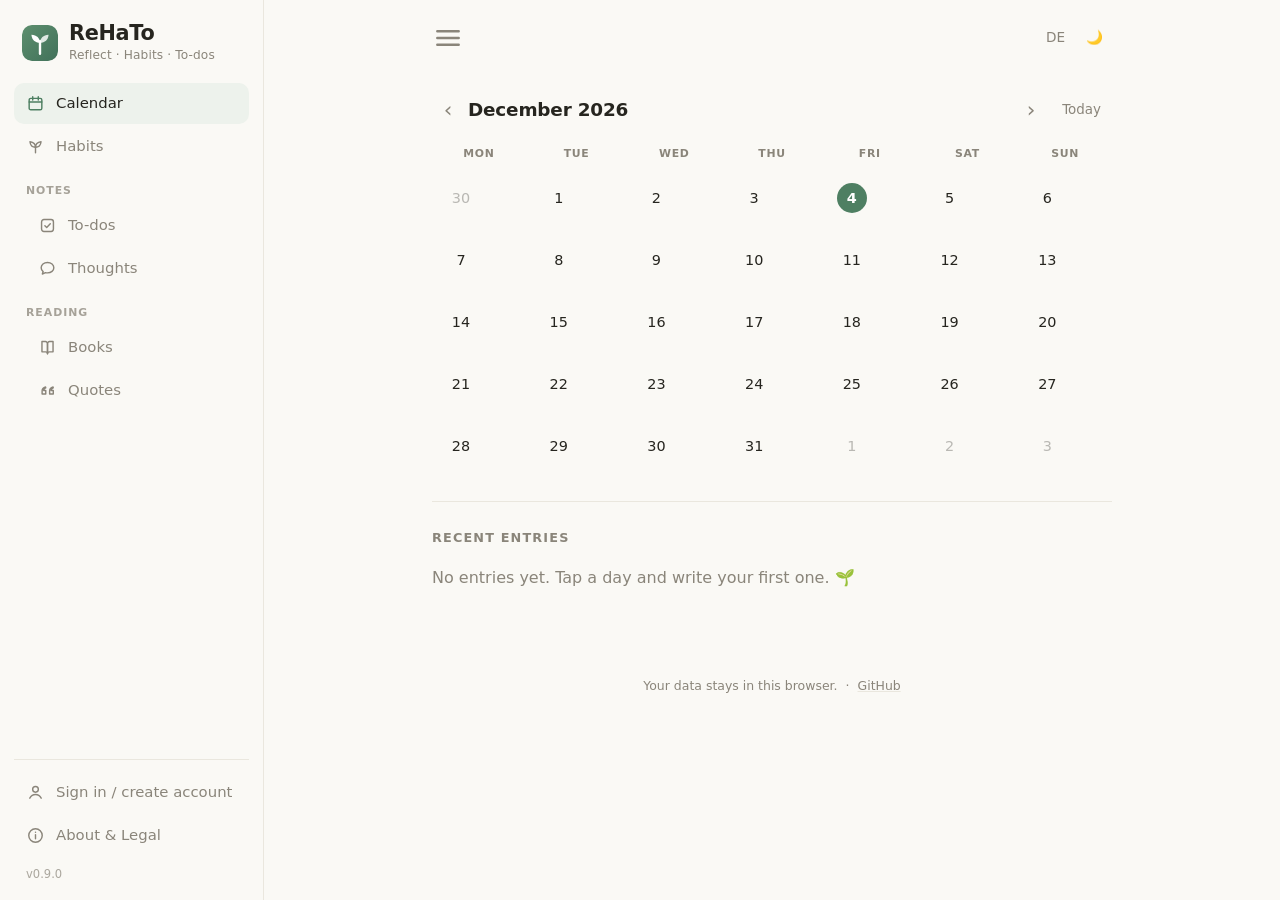
<file: index.html>
<!DOCTYPE html>
<html lang="de">
<head>
  <meta charset="UTF-8">
  <meta name="viewport" content="width=device-width, initial-scale=1">
  <title>ReHaTo – Reflektieren · Gewohnheiten · To-dos</title>
  <meta name="description" content="ReHaTo: Reflektiere deinen Tag, baue Gewohnheiten auf und behalte deine To-dos im Blick.">
  <meta name="theme-color" media="(prefers-color-scheme: light)" content="#faf9f5">
  <meta name="theme-color" media="(prefers-color-scheme: dark)" content="#161815">
  <link rel="icon" type="image/svg+xml" href="icons/icon.svg">
  <link rel="manifest" href="manifest.webmanifest">
  <link rel="stylesheet" href="css/styles.css">
</head>
<body>

  <div id="backdrop" class="backdrop hidden"></div>

  <aside id="sidebar" class="sidebar">
    <div class="sb-brand">
      <svg class="logo" viewBox="0 0 512 512" aria-hidden="true">
        <rect width="512" height="512" rx="118" fill="url(#g)"/>
        <defs>
          <linearGradient id="g" x1="0" y1="0" x2="1" y2="1">
            <stop offset="0" stop-color="#5d8f6e"/><stop offset="1" stop-color="#41715a"/>
          </linearGradient>
        </defs>
        <path d="M256 408 V232" stroke="#fff" stroke-width="34" stroke-linecap="round"/>
        <path d="M256 252 C186 252 140 210 134 138 C210 142 252 186 256 252 Z" fill="#fff"/>
        <path d="M256 252 C326 252 372 210 378 138 C302 142 260 186 256 252 Z" fill="#fff" opacity=".82"/>
      </svg>
      <div class="brand-text">
        <span class="wordmark">ReHaTo</span>
        <span class="tagline" data-i18n="app.tagline"></span>
      </div>
    </div>

    <nav class="sb-nav">
      <a href="#calendar" class="nav-item" data-view="calendar">
        <svg viewBox="0 0 24 24" fill="none" stroke="currentColor" stroke-width="1.8" stroke-linecap="round" stroke-linejoin="round"><rect x="4" y="5.5" width="16" height="14.5" rx="2"/><path d="M4 10h16M8.5 3.5v4M15.5 3.5v4"/></svg>
        <span data-i18n="nav.calendar"></span>
      </a>
      <a href="#habits" class="nav-item" data-view="habits">
        <svg viewBox="0 0 24 24" fill="none" stroke="currentColor" stroke-width="1.8" stroke-linecap="round" stroke-linejoin="round"><path d="M12 20v-7"/><path d="M12 13c0-4-2.5-6.5-7-7 .5 4.5 3 7 7 7Z"/><path d="M12 13c0-4 2.5-6.5 7-7-.5 4.5-3 7-7 7Z"/></svg>
        <span data-i18n="nav.habits"></span>
      </a>

      <div class="sb-section" data-i18n="nav.notesGroup"></div>
      <a href="#todos" class="nav-item sub" data-view="todos">
        <svg viewBox="0 0 24 24" fill="none" stroke="currentColor" stroke-width="1.8" stroke-linecap="round" stroke-linejoin="round"><rect x="4.5" y="4.5" width="15" height="15" rx="3"/><path d="m8.7 12.3 2.3 2.3 4.5-4.8"/></svg>
        <span data-i18n="nav.todos"></span>
        <span id="todo-badge" class="badge hidden"></span>
      </a>
      <a href="#thoughts" class="nav-item sub" data-view="thoughts">
        <svg viewBox="0 0 24 24" fill="none" stroke="currentColor" stroke-width="1.8" stroke-linecap="round" stroke-linejoin="round"><path d="M12 4.5c4.7 0 8 2.9 8 6.5s-3.3 6.5-8 6.5c-.9 0-1.8-.1-2.6-.3L5.5 19l1-3.1C5 14.7 4 13.1 4 11c0-3.6 3.3-6.5 8-6.5Z"/></svg>
        <span data-i18n="nav.thoughts"></span>
      </a>

      <div class="sb-section" data-i18n="nav.readingGroup"></div>
      <a href="#books" class="nav-item sub" data-view="books">
        <svg viewBox="0 0 24 24" fill="none" stroke="currentColor" stroke-width="1.8" stroke-linecap="round" stroke-linejoin="round"><path d="M5 4.5h4.5A2.5 2.5 0 0 1 12 7v13a2.5 2.5 0 0 0-2.5-2.5H5Z"/><path d="M19 4.5h-4.5A2.5 2.5 0 0 0 12 7v13a2.5 2.5 0 0 1 2.5-2.5H19Z"/></svg>
        <span data-i18n="nav.books"></span>
      </a>
      <a href="#quotes" class="nav-item sub" data-view="quotes">
        <svg viewBox="0 0 24 24" fill="none" stroke="currentColor" stroke-width="1.8" stroke-linecap="round" stroke-linejoin="round"><path d="M9.5 7.5c-2.6.6-4.3 2.5-4.3 5.2v3.8h4.6v-4.6H7.2c0-1.6 1-2.8 2.6-3.2Z"/><path d="M19 7.5c-2.6.6-4.3 2.5-4.3 5.2v3.8h4.6v-4.6h-2.6c0-1.6 1-2.8 2.6-3.2Z"/></svg>
        <span data-i18n="nav.quotes"></span>
      </a>
    </nav>

    <div class="sb-bottom">
      <button id="sb-account" class="nav-item acct-btn hidden">
        <span class="acct-btn-ico"></span>
        <span class="acct-btn-avatar hidden"></span>
        <span id="sb-account-label" class="sb-account-label"></span>
        <span class="acct-btn-badge hidden"></span>
      </button>
      <a href="#info" class="nav-item" data-view="info">
        <svg viewBox="0 0 24 24" fill="none" stroke="currentColor" stroke-width="1.8" stroke-linecap="round" stroke-linejoin="round"><circle cx="12" cy="12" r="8.5"/><path d="M12 11v5"/><path d="M12 8h.01"/></svg>
        <span data-i18n="nav.info"></span>
      </a>
      <span class="sb-version" id="version"></span>
    </div>
  </aside>

  <div class="content">
    <header class="app-header">
      <button id="sb-toggle" class="icon-btn sb-toggle-btn" data-i18n-title="sb.toggle" aria-expanded="false">
        <svg viewBox="0 0 24 24" fill="none" stroke="currentColor" stroke-width="1.9" stroke-linecap="round"><path d="M4 7h16M4 12h16M4 17h16"/></svg>
      </button>
      <div class="brand header-brand">
        <span class="wordmark">ReHaTo</span>
      </div>
      <div class="header-actions">
        <button id="lang-toggle" class="chip" data-i18n-title="lang.label">EN</button>
        <button id="theme-toggle" class="chip" data-i18n-title="theme.label">🌙</button>
      </div>
    </header>

    <main id="main">
      <div id="demo-banner" class="demo-banner hidden">
        <span data-i18n="demo.banner"></span> <a href="./" data-i18n="demo.exit"></a>
      </div>
      <section id="view-calendar" class="view"></section>
      <section id="view-habits" class="view hidden"></section>
      <section id="view-todos" class="view hidden"></section>
      <section id="view-thoughts" class="view hidden"></section>
      <section id="view-books" class="view hidden"></section>
      <section id="view-quotes" class="view hidden"></section>
      <section id="view-info" class="view hidden"></section>
    </main>

    <footer class="app-footer">
      <span id="footer-status"></span>
      <span>·</span>
      <a href="https://github.com/Johncrtz/ReHaTo" target="_blank" rel="noopener">GitHub</a>
    </footer>
  </div>

  <!-- Day note editor -->
  <div id="modal" class="modal hidden" role="dialog" aria-modal="true">
    <div class="dialog">
      <div class="dialog-head">
        <h2 class="modal-date"></h2>
        <span class="saved-chip" data-i18n="modal.saved"></span>
      </div>
      <div class="mood-block">
        <span class="mood-label" data-i18n="modal.mood"></span>
        <div class="mood-row"></div>
      </div>
      <textarea id="note-text" rows="8" data-i18n-placeholder="modal.placeholder"></textarea>
      <div class="dialog-foot">
        <button class="btn-ghost danger hidden" data-delete-note data-i18n="modal.delete"></button>
        <button class="btn" data-close data-i18n="modal.close"></button>
      </div>
    </div>
  </div>

  <!-- Account & sync panel -->
  <div id="account-modal" class="modal hidden" role="dialog" aria-modal="true">
    <div class="dialog dialog-narrow">
      <div id="account-body"></div>
    </div>
  </div>

  <div id="toast" class="toast" role="status"></div>

  <script type="module" src="js/main.js"></script>
</body>
</html>
</file>
<file: css/styles.css>
/* ReHaTo — clean, modern, minimal. Warm sage accent, flat & airy surfaces.
   Sections are separated by whitespace and hairline dividers, not boxes. */

/* ── tokens ─────────────────────────────────────────────── */
:root {
  --bg: #faf9f5;
  --surface: #ffffff;
  --ink: #26251f;
  --muted: #8a857a;
  --line: #eae7de;
  --accent: #4e7f62;
  --accent-soft: #edf2ec;
  --accent-ink: #ffffff;
  --danger: #b3543f;
  --shadow: 0 12px 40px -12px rgba(40, 36, 25, .18);
  --radius: 12px;
  --font: ui-sans-serif, system-ui, -apple-system, "Segoe UI", Roboto, "Helvetica Neue", sans-serif;
}
@media (prefers-color-scheme: dark) {
  :root:not([data-theme="light"]) {
    --bg: #161815;
    --surface: #1e211d;
    --ink: #e8e6df;
    --muted: #96917f;
    --line: #2b2e28;
    --accent: #85b494;
    --accent-soft: #222b23;
    --accent-ink: #121511;
    --danger: #d98b76;
    --shadow: 0 12px 40px -12px rgba(0, 0, 0, .6);
  }
}
:root[data-theme="dark"] {
  --bg: #161815;
  --surface: #1e211d;
  --ink: #e8e6df;
  --muted: #96917f;
  --line: #2b2e28;
  --accent: #85b494;
  --accent-soft: #222b23;
  --accent-ink: #121511;
  --danger: #d98b76;
  --shadow: 0 12px 40px -12px rgba(0, 0, 0, .6);
}

/* ── base ───────────────────────────────────────────────── */
* { box-sizing: border-box; }
html { height: 100%; }
body {
  margin: 0;
  min-height: 100%;
  background: var(--bg);
  color: var(--ink);
  font-family: var(--font);
  font-size: 16px;
  line-height: 1.55;
  -webkit-font-smoothing: antialiased;
}
body.modal-open { overflow: hidden; }
button { font: inherit; color: inherit; background: none; border: none; cursor: pointer; padding: 0; }
input, textarea { font: inherit; color: inherit; }
a { color: var(--accent); text-decoration: none; }
a:hover { text-decoration: underline; }
:focus-visible { outline: 2px solid var(--accent); outline-offset: 2px; border-radius: 6px; }
.hidden { display: none !important; }

/* ── header ─────────────────────────────────────────────── */
.app-header {
  display: flex;
  align-items: center;
  gap: 12px;
  max-width: 720px;
  margin: 0 auto;
  padding: 20px 20px 4px;
}
.app-header .header-actions { margin-left: auto; }
.brand { display: flex; align-items: center; gap: 11px; }
.logo { width: 36px; height: 36px; border-radius: 10px; flex: none; }
.brand-text { display: flex; flex-direction: column; }
.wordmark {
  font-size: 1.3rem;
  font-weight: 700;
  letter-spacing: -.015em;
  line-height: 1.15;
}
.tagline { font-size: .76rem; color: var(--muted); letter-spacing: .01em; }
.header-actions { display: flex; gap: 2px; }
.chip {
  min-width: 36px; height: 36px;
  display: inline-flex; align-items: center; justify-content: center;
  padding: 0 9px;
  border-radius: 10px;
  font-size: .85rem;
  color: var(--muted);
  transition: background .15s, color .15s;
}
.chip:hover { background: var(--accent-soft); color: var(--ink); }
/* account button (header) */
.acct-btn { position: relative; }
.acct-btn svg { width: 20px; height: 20px; display: block; }
.acct-btn.acct-on { color: var(--accent); background: var(--accent-soft); }
.acct-btn-avatar {
  width: 22px; height: 22px;
  display: inline-flex; align-items: center; justify-content: center;
  border-radius: 50%;
  background: var(--accent);
  color: var(--accent-ink);
  font-size: .78rem;
  font-weight: 700;
}
.acct-btn-badge {
  position: absolute;
  top: 5px; right: 5px;
  width: 8px; height: 8px;
  border-radius: 50%;
  background: #d9a13f;
  box-shadow: 0 0 0 2px var(--bg);
}

/* ── sidebar ────────────────────────────────────────────── */
.sidebar {
  position: fixed;
  top: 0; left: 0; bottom: 0;
  width: 264px;
  display: flex;
  flex-direction: column;
  background: var(--bg);
  border-right: 1px solid var(--line);
  padding: 22px 14px 16px;
  transform: translateX(-100%);
  z-index: 45;
  overflow-y: auto;
}
body.sb-open .sidebar { transform: none; }
/* transitions only after boot, so the initial state never animates in */
body.sb-anim .sidebar { transition: transform .22s ease; }
.sb-brand { display: flex; align-items: center; gap: 11px; padding: 0 8px 18px; }
.sb-nav { display: flex; flex-direction: column; gap: 2px; flex: 1; }
.nav-item {
  display: flex;
  align-items: center;
  gap: 11px;
  padding: 9px 12px;
  border-radius: 10px;
  color: var(--muted);
  font-size: .93rem;
  font-weight: 500;
  width: 100%;
  text-align: left;
  transition: background .15s, color .15s;
}
.nav-item:hover { background: var(--accent-soft); color: var(--ink); text-decoration: none; }
.nav-item.active { background: var(--accent-soft); color: var(--ink); }
.nav-item.active svg { color: var(--accent); }
.nav-item svg { width: 19px; height: 19px; flex: none; }
.nav-item.sub { padding-left: 24px; }
.sb-section {
  margin: 14px 0 3px;
  padding: 0 12px;
  font-size: .68rem;
  font-weight: 700;
  text-transform: uppercase;
  letter-spacing: .09em;
  color: var(--muted);
  opacity: .75;
}
.badge {
  margin-left: auto;
  min-width: 21px;
  height: 21px;
  padding: 0 6px;
  display: inline-flex;
  align-items: center;
  justify-content: center;
  border-radius: 999px;
  background: var(--accent);
  color: var(--accent-ink);
  font-size: .72rem;
  font-weight: 700;
}
.sb-bottom {
  border-top: 1px solid var(--line);
  padding-top: 12px;
  margin-top: 12px;
  display: flex;
  flex-direction: column;
  gap: 2px;
}
.sb-account-label {
  flex: 1;
  min-width: 0;
  overflow: hidden;
  text-overflow: ellipsis;
  white-space: nowrap;
}
.sb-version { padding: 8px 12px 0; font-size: .72rem; color: var(--muted); opacity: .7; }
.backdrop {
  position: fixed;
  inset: 0;
  background: rgba(22, 24, 21, .4);
  backdrop-filter: blur(2px);
  z-index: 40;
}

/* content column shifts on desktop when the sidebar is pinned */
body.sb-anim .content { transition: margin-left .22s ease; }
@media (min-width: 920px) {
  body.sb-open .content { margin-left: 264px; }
  body.sb-open .backdrop { display: none; }
  body.sb-open .header-brand { visibility: hidden; }
}
.sb-toggle-btn { flex: none; }
.header-brand .wordmark { font-size: 1.1rem; }

/* ── layout: flat sections, hairline dividers ───────────── */
#main {
  max-width: 720px;
  margin: 0 auto;
  padding: 8px 20px 48px;
}
.card { padding: 26px 0; }
.view > .card + .card,
.view > .card:not(:first-child) { border-top: 1px solid var(--line); }
.card-title {
  margin: 0 0 14px;
  font-size: .8rem;
  font-weight: 600;
  text-transform: uppercase;
  letter-spacing: .09em;
  color: var(--muted);
}
.empty { color: var(--muted); margin: 4px 0; }
.hint { color: var(--muted); font-size: .88rem; margin: 12px 0 0; }
.hint.small { font-size: .78rem; }

.demo-banner {
  background: var(--accent-soft);
  color: var(--ink);
  border-radius: 10px;
  padding: 10px 14px;
  font-size: .88rem;
  margin: 14px 0 0;
}

/* ── buttons & forms ────────────────────────────────────── */
.btn {
  background: var(--accent);
  color: var(--accent-ink);
  border-radius: 10px;
  padding: 9px 17px;
  font-weight: 600;
  font-size: .92rem;
  transition: filter .15s, transform .05s;
}
.btn:hover { filter: brightness(1.07); }
.btn:active { transform: scale(.98); }
.btn-ghost {
  border-radius: 10px;
  padding: 8px 13px;
  color: var(--muted);
  font-size: .92rem;
  transition: background .15s, color .15s;
}
.btn-ghost:hover { background: var(--accent-soft); color: var(--ink); }
.btn-ghost.danger { color: var(--danger); }
.btn-ghost.small { font-size: .84rem; padding: 6px 11px; margin-top: 10px; }
.icon-btn {
  width: 32px; height: 32px;
  display: inline-flex; align-items: center; justify-content: center;
  border-radius: 9px;
  font-size: 1.1rem;
  color: var(--muted);
  transition: background .15s, color .15s;
}
.icon-btn:hover { background: var(--accent-soft); color: var(--ink); }
.icon-btn.subtle { font-size: .85rem; opacity: .5; }
.icon-btn.subtle:hover { opacity: 1; color: var(--danger); background: none; }
.form-row { display: flex; gap: 10px; }
.form-row input[type="text"] {
  flex: 1;
  min-width: 0;
  background: transparent;
  border: 1px solid var(--line);
  border-radius: 10px;
  padding: 9px 13px;
}
.form-row input[type="text"]::placeholder { color: var(--muted); }
.form-row input[type="text"]:focus { outline: none; border-color: var(--accent); }

/* ── calendar ───────────────────────────────────────────── */
.cal-toolbar { display: flex; align-items: center; gap: 4px; margin-bottom: 16px; }
.cal-title {
  font-size: 1.15rem;
  font-weight: 700;
  letter-spacing: -.01em;
  margin: 0;
  flex: 1;
}
.cal-toolbar .icon-btn { font-size: 1.35rem; }
.cal-today-btn { padding: 5px 11px; font-size: .84rem; }
.cal-grid { display: grid; grid-template-columns: repeat(7, 1fr); gap: 4px; }
.cal-head { margin-bottom: 2px; }
.dow {
  text-align: center;
  font-size: .68rem;
  font-weight: 600;
  text-transform: uppercase;
  letter-spacing: .06em;
  color: var(--muted);
  padding: 4px 0;
}
.day {
  position: relative;
  aspect-ratio: 1;
  max-height: 58px; /* squares on narrow screens, compact rows on wide */
  border-radius: 10px;
  display: flex;
  align-items: center;
  justify-content: center;
  font-size: .9rem;
  transition: background .12s;
}
.day:hover { background: var(--accent-soft); }
.day.other { opacity: .3; }
.day .num {
  width: 30px; height: 30px;
  display: flex; align-items: center; justify-content: center;
  border-radius: 50%;
}
.day.today .num { background: var(--accent); color: var(--accent-ink); font-weight: 600; }
.day-dot {
  position: absolute;
  left: 50%; bottom: 12%;
  transform: translateX(-50%);
  width: 5px; height: 5px;
  border-radius: 50%;
  background: var(--accent);
}
.day-mood {
  position: absolute;
  right: 8px; bottom: 4px;
  font-size: .72em;
}

/* recent entries */
.recent-list { display: flex; flex-direction: column; }
.recent-item {
  display: flex;
  align-items: baseline;
  gap: 12px;
  width: 100%;
  text-align: left;
  padding: 11px 2px;
  border-radius: 8px;
  transition: background .12s;
}
.recent-item + .recent-item { border-top: 1px solid var(--line); }
.recent-item:hover { background: var(--accent-soft); }
.recent-date { flex: none; font-size: .8rem; font-weight: 600; color: var(--accent); min-width: 52px; }
.recent-mood { flex: none; }
.recent-text {
  color: var(--muted);
  font-size: .9rem;
  white-space: nowrap;
  overflow: hidden;
  text-overflow: ellipsis;
}

/* ── modal (the one floating surface) ───────────────────── */
.modal {
  position: fixed;
  inset: 0;
  background: rgba(22, 24, 21, .4);
  backdrop-filter: blur(4px);
  display: flex;
  align-items: flex-start;
  justify-content: center;
  padding: 8vh 16px 16px;
  z-index: 50;
}
.dialog {
  width: 100%;
  max-width: 540px;
  background: var(--surface);
  border-radius: 16px;
  box-shadow: var(--shadow);
  padding: 24px;
  animation: rise .16s ease-out;
}
@keyframes rise { from { opacity: 0; transform: translateY(8px); } }
.dialog-head { display: flex; align-items: center; justify-content: space-between; gap: 10px; }
.modal-date { font-size: 1.05rem; font-weight: 700; letter-spacing: -.01em; margin: 0; }
.saved-chip {
  font-size: .78rem;
  color: var(--accent);
  font-weight: 600;
  opacity: 0;
  transition: opacity .25s;
}
.saved-chip.show { opacity: 1; }
.mood-block { display: flex; align-items: center; gap: 12px; margin: 16px 0 12px; }
.mood-label { font-size: .82rem; color: var(--muted); }
.mood-row { display: flex; gap: 4px; }
.mood {
  font-size: 1.35rem;
  padding: 4px;
  border-radius: 9px;
  filter: grayscale(1) opacity(.5);
  transition: filter .15s, transform .15s, background .15s;
}
.mood:hover { filter: none; transform: scale(1.1); }
.mood.selected { filter: none; background: var(--accent-soft); transform: scale(1.1); }
#note-text {
  width: 100%;
  min-height: 190px;
  resize: vertical;
  background: transparent;
  border: 1px solid var(--line);
  border-radius: 12px;
  padding: 14px;
  line-height: 1.6;
}
#note-text:focus { outline: none; border-color: var(--accent); }
.dialog-foot {
  display: flex;
  justify-content: space-between;
  align-items: center;
  gap: 10px;
  margin-top: 16px;
}
.dialog-foot .btn { margin-left: auto; }

/* ── habits ─────────────────────────────────────────────── */
.progress-label {
  display: flex;
  justify-content: space-between;
  font-weight: 600;
  font-size: .95rem;
  margin-bottom: 10px;
}
.progress-track {
  height: 4px;
  background: var(--line);
  border-radius: 999px;
  overflow: hidden;
}
.progress-fill {
  height: 100%;
  background: var(--accent);
  border-radius: 999px;
  transition: width .3s ease;
}
.habit-card { padding: 20px 0; }
.habit-head { display: flex; align-items: center; gap: 10px; }
.habit-icon { font-size: 1.2rem; flex: none; }
.habit-name { font-weight: 600; flex: 1; min-width: 0; overflow: hidden; text-overflow: ellipsis; white-space: nowrap; }
.streak-chip {
  flex: none;
  font-size: .78rem;
  font-weight: 500;
  color: var(--muted);
}
.dots-row {
  display: flex;
  justify-content: space-between;
  margin-top: 14px;
  max-width: 400px;
}
.dot-wrap { display: flex; flex-direction: column; align-items: center; gap: 4px; }
.dot {
  width: 32px; height: 32px;
  border-radius: 50%;
  border: 1.5px solid var(--line);
  display: inline-flex; align-items: center; justify-content: center;
  font-size: .9rem;
  font-weight: 700;
  color: var(--accent-ink);
  transition: background .15s, border-color .15s, transform .05s;
}
.dot:hover { border-color: var(--accent); }
.dot:active { transform: scale(.92); }
.dot.done { background: var(--accent); border-color: var(--accent); }
.dot.is-today { border-color: var(--accent); }
.dot-wrap .dow { padding: 0; font-size: .64rem; }

.habit-form .form-row { margin-top: 12px; }
.icon-picker { display: flex; flex-wrap: wrap; gap: 5px; }
.icon-choice input { position: absolute; opacity: 0; pointer-events: none; }
.icon-choice span {
  display: inline-flex; align-items: center; justify-content: center;
  width: 36px; height: 36px;
  font-size: 1.1rem;
  border-radius: 9px;
  cursor: pointer;
  filter: grayscale(1) opacity(.6);
  transition: background .15s, transform .1s, filter .15s;
}
.icon-choice span:hover { transform: scale(1.08); filter: none; }
.icon-choice input:checked + span { background: var(--accent-soft); filter: none; }
.icon-choice input:focus-visible + span { outline: 2px solid var(--accent); outline-offset: 2px; }

.rem-row { align-items: center; flex-wrap: wrap; gap: 14px; }
.rem-on { color: var(--accent); font-weight: 600; font-size: .92rem; }
.rem-time-label {
  display: inline-flex; align-items: center; gap: 8px;
  font-size: .88rem; color: var(--muted);
}
#rem-time {
  background: transparent;
  border: 1px solid var(--line);
  border-radius: 9px;
  padding: 6px 9px;
}

/* ── notes & to-dos ─────────────────────────────────────── */
.seg { display: inline-flex; gap: 18px; margin-bottom: 12px; }
.seg-btn {
  padding: 2px 0;
  font-size: .9rem;
  color: var(--muted);
  border-bottom: 2px solid transparent;
  transition: color .15s, border-color .15s;
}
.seg-btn.active { color: var(--ink); border-color: var(--accent); font-weight: 600; }
.item-row {
  display: flex;
  align-items: center;
  gap: 12px;
  padding: 10px 2px;
}
.item-row + .item-row { border-top: 1px solid var(--line); }
.checkbox {
  width: 21px; height: 21px;
  flex: none;
  border: 1.5px solid var(--muted);
  border-radius: 50%;
  transition: background .15s, border-color .15s;
}
.checkbox:hover { border-color: var(--accent); }
.item-row.done .checkbox {
  background: var(--accent);
  border-color: var(--accent);
  position: relative;
}
.item-row.done .checkbox::after {
  content: '✓';
  position: absolute; inset: 0;
  display: flex; align-items: center; justify-content: center;
  color: var(--accent-ink);
  font-size: .8rem; font-weight: 700;
}
.item-text { flex: 1; min-width: 0; overflow-wrap: anywhere; }
.item-row.done .item-text { color: var(--muted); text-decoration: line-through; }
.done-details { margin-top: 12px; }
.done-details summary {
  cursor: pointer;
  color: var(--muted);
  font-size: .86rem;
  padding: 4px 0;
}
.thought-card {
  border-left: 2px solid var(--accent);
  padding: 2px 0 2px 14px;
  margin: 0 0 16px;
}
.thought-card:last-child { margin-bottom: 0; }
.thought-text { margin: 0; overflow-wrap: anywhere; }
.thought-meta {
  display: flex;
  justify-content: space-between;
  align-items: center;
  color: var(--muted);
  font-size: .76rem;
  margin-top: 2px;
}

/* ── books & quotes ─────────────────────────────────────── */
.num-input {
  width: 86px;
  background: transparent;
  border: 1px solid var(--line);
  border-radius: 10px;
  padding: 9px 10px;
}
.num-input:focus { outline: none; border-color: var(--accent); }
.num-small { width: 74px; }
.book-form .form-row + .form-row { margin-top: 10px; }
.book-list { display: flex; flex-direction: column; }
.book-row {
  display: flex;
  flex-direction: column;
  gap: 7px;
  width: 100%;
  text-align: left;
  padding: 14px 2px;
  border-radius: 8px;
  transition: background .12s;
}
.book-row + .book-row { border-top: 1px solid var(--line); }
.book-row:hover { background: var(--accent-soft); }
.book-line { display: flex; align-items: baseline; gap: 8px; min-width: 0; }
.book-title { font-weight: 600; overflow: hidden; text-overflow: ellipsis; white-space: nowrap; }
.book-author { color: var(--muted); font-size: .86rem; overflow: hidden; text-overflow: ellipsis; white-space: nowrap; }
.book-pct { margin-left: auto; flex: none; color: var(--accent); font-size: .82rem; font-weight: 600; }
.book-progress {
  height: 3px;
  background: var(--line);
  border-radius: 999px;
  overflow: hidden;
}
.book-progress-fill { height: 100%; background: var(--accent); border-radius: 999px; transition: width .3s ease; }
.book-meta { color: var(--muted); font-size: .78rem; }
.back-btn { margin: -6px 0 12px -8px; }
.detail-head { display: flex; align-items: flex-start; gap: 10px; margin-bottom: 16px; }
.detail-title { flex: 1; min-width: 0; }
.detail-title h2 { margin: 0; font-size: 1.2rem; letter-spacing: -.01em; }
.progress-edit {
  display: flex;
  align-items: flex-end;
  gap: 14px;
  flex-wrap: wrap;
  margin-bottom: 12px;
}
.progress-edit label {
  display: flex;
  flex-direction: column;
  gap: 4px;
  color: var(--muted);
  font-size: .78rem;
}
.book-pct-big { color: var(--accent); font-weight: 700; font-size: 1.05rem; margin-left: auto; }
.quote-card {
  border-left: 2px solid var(--accent);
  padding: 2px 0 2px 14px;
  margin: 0 0 16px;
}
.quote-card:last-child { margin-bottom: 0; }
.quote-card blockquote { margin: 0; font-style: italic; }
.quote-card figcaption {
  display: flex;
  justify-content: space-between;
  align-items: center;
  color: var(--muted);
  font-size: .76rem;
  margin-top: 2px;
}
.entry-meta { flex: none; color: var(--muted); font-size: .76rem; }
.quote-wall { display: flex; flex-direction: column; gap: 26px; }
.quote-big { margin: 0; }
.quote-big blockquote {
  margin: 0;
  font-style: italic;
  font-size: 1.08rem;
  line-height: 1.65;
}
.quote-big figcaption { color: var(--muted); font-size: .84rem; margin-top: 6px; }
.quote-big .quote-author { font-weight: 500; }

/* ── account panel ──────────────────────────────────────── */
.dialog-narrow { max-width: 400px; }
.acct-head {
  display: flex;
  align-items: center;
  justify-content: space-between;
  margin-bottom: 18px;
}
.acct-head h2 { margin: 0; font-size: 1.1rem; letter-spacing: -.01em; }
.acct-status {
  display: flex;
  align-items: center;
  gap: 10px;
  color: var(--muted);
  font-size: .92rem;
  margin-bottom: 16px;
}
.acct-status.on { color: var(--ink); font-weight: 500; }
.acct-status-ico { flex: none; display: inline-flex; color: var(--accent); }
.acct-status-ico svg { width: 21px; height: 21px; }
.acct-status-ico.muted-ico { color: var(--muted); }
.acct-card {
  display: flex;
  gap: 11px;
  background: var(--accent-soft);
  border-radius: 12px;
  padding: 13px 14px;
  margin-bottom: 18px;
}
.acct-card p { margin: 0; font-size: .86rem; line-height: 1.5; }
.acct-card-ico { flex: none; color: var(--accent); }
.acct-card-ico svg { width: 20px; height: 20px; }
.acct-mini-label {
  margin: 0 0 8px;
  font-size: .78rem;
  font-weight: 600;
  text-transform: uppercase;
  letter-spacing: .08em;
  color: var(--muted);
}
.btn-block { display: flex; width: 100%; justify-content: center; align-items: baseline; gap: 8px; }
.btn-sub { font-weight: 400; font-size: .8rem; opacity: .8; }
.acct-form { display: flex; flex-direction: column; gap: 10px; }
.acct-input-row {
  display: flex;
  align-items: center;
  gap: 9px;
  border: 1px solid var(--line);
  border-radius: 10px;
  padding: 0 12px;
}
.acct-input-row:focus-within { border-color: var(--accent); }
.acct-input-ico { display: inline-flex; color: var(--muted); }
.acct-input-ico svg { width: 17px; height: 17px; }
.acct-input-row input {
  flex: 1;
  min-width: 0;
  background: transparent;
  border: none;
  padding: 10px 0;
}
.acct-input-row input:focus { outline: none; }
.acct-divider {
  display: flex;
  align-items: center;
  gap: 12px;
  color: var(--muted);
  font-size: .78rem;
  margin: 18px 0 14px;
}
.acct-divider::before, .acct-divider::after {
  content: '';
  flex: 1;
  height: 1px;
  background: var(--line);
}
.acct-error { color: var(--danger); font-size: .85rem; margin: 10px 0 0; }
.acct-sent { color: var(--accent); font-size: .9rem; font-weight: 500; margin: 12px 0 0; }
.acct-actions { display: flex; flex-wrap: wrap; gap: 6px; margin-top: 14px; }
.acct-actions .btn-ghost, .acct-foot .btn-ghost {
  display: inline-flex; align-items: center; gap: 7px;
}
.acct-actions svg, .acct-foot svg { width: 16px; height: 16px; }
.acct-foot {
  display: flex;
  justify-content: space-between;
  gap: 8px;
  margin-top: 20px;
  padding-top: 14px;
  border-top: 1px solid var(--line);
}
.acct-id { display: flex; align-items: center; gap: 13px; margin-bottom: 14px; }
.acct-avatar {
  width: 44px; height: 44px;
  flex: none;
  display: inline-flex; align-items: center; justify-content: center;
  border-radius: 50%;
  background: var(--accent);
  color: var(--accent-ink);
  font-size: 1.15rem;
  font-weight: 700;
}
.acct-id-text { display: flex; flex-direction: column; gap: 3px; min-width: 0; }
.acct-name { font-weight: 700; overflow: hidden; text-overflow: ellipsis; white-space: nowrap; }
.acct-email { font-weight: 500; color: var(--muted); font-size: .9rem; overflow: hidden; text-overflow: ellipsis; white-space: nowrap; }
.acct-seg { margin-bottom: 16px; }
.acct-privacy { color: var(--accent); }
.acct-linkish { margin-top: 8px; font-size: .86rem; }
.acct-badge-line {
  display: inline-flex; align-items: center; gap: 5px;
  color: var(--accent);
  font-size: .8rem;
  font-weight: 600;
}
.acct-badge-line svg { width: 15px; height: 15px; }

/* ── book autocomplete ──────────────────────────────────── */
.autocomplete-wrap { position: relative; }
.suggestions {
  position: absolute;
  top: calc(100% + 4px);
  left: 0; right: 0;
  background: var(--surface);
  border: 1px solid var(--line);
  border-radius: 12px;
  box-shadow: var(--shadow);
  overflow: hidden;
  z-index: 30;
}
.suggestion {
  display: flex;
  align-items: center;
  gap: 11px;
  width: 100%;
  text-align: left;
  padding: 8px 12px;
  transition: background .12s;
}
.suggestion:hover, .suggestion.highlight { background: var(--accent-soft); }
.suggestion + .suggestion { border-top: 1px solid var(--line); }
.sugg-cover {
  width: 30px; height: 44px;
  flex: none;
  object-fit: cover;
  border-radius: 3px;
  background: var(--accent-soft);
}
.sugg-cover-empty { display: inline-flex; align-items: center; justify-content: center; font-size: 1rem; }
.sugg-text { display: flex; flex-direction: column; min-width: 0; }
.sugg-title { font-weight: 600; font-size: .92rem; overflow: hidden; text-overflow: ellipsis; white-space: nowrap; }
.sugg-meta { color: var(--muted); font-size: .8rem; overflow: hidden; text-overflow: ellipsis; white-space: nowrap; }
.picked-cover { display: inline-flex; align-items: center; gap: 2px; }
.picked-cover img { height: 38px; border-radius: 3px; box-shadow: 0 1px 3px rgba(0,0,0,.2); }

/* ── bookcase ───────────────────────────────────────────── */
.books-head { display: flex; align-items: center; gap: 12px; margin-bottom: 12px; }
.books-head .card-title { margin: 0; flex: 1; }
.view-toggle { display: flex; gap: 2px; }
.view-toggle .icon-btn svg { width: 17px; height: 17px; }
.view-toggle .icon-btn.active { background: var(--accent-soft); color: var(--accent); }

/* style picker — three mini cabinet swatches */
.case-picker { display: flex; gap: 6px; }
.case-pick {
  width: 30px; height: 26px;
  border-radius: 6px;
  border: 2px solid transparent;
  display: inline-flex;
  align-items: center;
  justify-content: center;
  padding: 3px;
  transition: border-color .15s, transform .1s;
}
.case-pick:hover { transform: scale(1.08); }
.case-pick.active { border-color: var(--accent); }
.case-pick span { display: block; width: 100%; height: 100%; border-radius: 3px; }
.case-pick-wood span { background: linear-gradient(#c9a87c, #a3805a); }
.case-pick-modern span { background: #2e2c27; border-radius: 1px; }
.case-pick-cozy span { background: #cfe0cf; border-radius: 7px; }

/* shared cabinet skeleton: frame → body (back panel) → rows (compartments) */
.bookcase { border-radius: 12px; }
.case-body {
  display: flex;
  flex-direction: column;
  overflow: hidden;
}
.case-row { position: relative; }
.case-books {
  position: relative;
  display: flex;
  align-items: flex-end;
  gap: 13px;
  height: 172px;
  padding: 0 14px;
  overflow: hidden;
  /* depth: soft shadow from the board above onto the back panel */
  box-shadow: inset 0 16px 22px -16px rgba(0, 0, 0, .30);
}
.case-board { flex: none; }
.case-empty-text {
  position: absolute;
  inset: 0;
  display: flex;
  align-items: center;
  justify-content: center;
  text-align: center;
  padding: 0 20px;
  color: var(--muted);
}
.case-deco {
  font-size: 1.55rem;
  margin-left: auto;
  padding-bottom: 1px;
  filter: drop-shadow(1px 2px 2px rgba(0,0,0,.2));
}

/* ── design 1: warm wood cabinet ── */
.case-wood {
  padding: 13px;
  background: linear-gradient(150deg, #c9a87c, #ab8760 55%, #9a7752);
  box-shadow: 0 14px 30px -18px rgba(70, 50, 25, .55), inset 0 1px 0 rgba(255,255,255,.25);
}
.case-wood .case-body { border-radius: 5px; background: #efe7d6; }
.case-wood .case-board {
  height: 10px;
  background: linear-gradient(#cfae83, #ab8760 60%, #8f6f4c);
  box-shadow: 0 2px 3px rgba(0, 0, 0, .28);
}
.case-wood .case-row:last-child .case-board { box-shadow: none; }

/* ── design 2: modern, schlicht elegant ── */
.case-modern {
  padding: 9px;
  border-radius: 4px;
  background: #2e2c27;
  box-shadow: 0 14px 30px -18px rgba(0, 0, 0, .5);
}
.case-modern .case-body { border-radius: 1px; background: #f2f0e9; }
.case-modern .case-books { box-shadow: inset 0 14px 20px -16px rgba(0, 0, 0, .22); }
.case-modern .case-board { height: 6px; background: #2e2c27; }

/* ── design 3: verspielt & gemütlich ── */
.case-cozy {
  padding: 13px;
  border-radius: 22px;
  background: linear-gradient(160deg, #dbe7da, #c4d6c4);
  box-shadow: 0 14px 30px -18px rgba(60, 90, 65, .45);
}
.case-cozy .case-body {
  border-radius: 12px;
  background: #faf6ec;
  background-image: radial-gradient(rgba(78, 127, 98, .13) 1.3px, transparent 1.4px);
  background-size: 17px 17px;
}
.case-cozy .case-books { box-shadow: inset 0 14px 20px -16px rgba(60, 90, 65, .25); }
.case-cozy .case-board {
  height: 9px;
  background: linear-gradient(#cfe0cf, #b3c9b3);
  box-shadow: 0 2px 3px rgba(60, 90, 65, .3);
  border-radius: 0 0 3px 3px;
}

/* dark mode for all three cabinets */
:root[data-theme="dark"] .case-wood { background: linear-gradient(150deg, #7a6146, #5f4a33 55%, #4e3c28); box-shadow: 0 14px 30px -18px rgba(0,0,0,.7), inset 0 1px 0 rgba(255,255,255,.08); }
:root[data-theme="dark"] .case-wood .case-body { background: #29231a; }
:root[data-theme="dark"] .case-wood .case-board { background: linear-gradient(#7a6146, #5f4a33 60%, #46351f); }
:root[data-theme="dark"] .case-modern { background: #4b4e47; }
:root[data-theme="dark"] .case-modern .case-body { background: #20231f; }
:root[data-theme="dark"] .case-modern .case-board { background: #4b4e47; }
:root[data-theme="dark"] .case-cozy { background: linear-gradient(160deg, #38453a, #2c3a2f); }
:root[data-theme="dark"] .case-cozy .case-body { background: #232a23; background-image: radial-gradient(rgba(133, 180, 148, .14) 1.3px, transparent 1.4px); background-size: 17px 17px; }
:root[data-theme="dark"] .case-cozy .case-board { background: linear-gradient(#44543f, #35452f); }
@media (prefers-color-scheme: dark) {
  :root:not([data-theme="light"]) .case-wood { background: linear-gradient(150deg, #7a6146, #5f4a33 55%, #4e3c28); box-shadow: 0 14px 30px -18px rgba(0,0,0,.7), inset 0 1px 0 rgba(255,255,255,.08); }
  :root:not([data-theme="light"]) .case-wood .case-body { background: #29231a; }
  :root:not([data-theme="light"]) .case-wood .case-board { background: linear-gradient(#7a6146, #5f4a33 60%, #46351f); }
  :root:not([data-theme="light"]) .case-modern { background: #4b4e47; }
  :root:not([data-theme="light"]) .case-modern .case-body { background: #20231f; }
  :root:not([data-theme="light"]) .case-modern .case-board { background: #4b4e47; }
  :root:not([data-theme="light"]) .case-cozy { background: linear-gradient(160deg, #38453a, #2c3a2f); }
  :root:not([data-theme="light"]) .case-cozy .case-body { background: #232a23; background-image: radial-gradient(rgba(133, 180, 148, .14) 1.3px, transparent 1.4px); background-size: 17px 17px; }
  :root:not([data-theme="light"]) .case-cozy .case-board { background: linear-gradient(#44543f, #35452f); }
}

/* books inside compartments */
.book-slot {
  height: 164px;
  display: inline-flex;
  align-items: flex-end;
  flex: none;
}
.book-item {
  position: relative;
  display: inline-flex;
  align-items: flex-end;
  transition: transform .15s ease, filter .15s ease;
}
.book-item:hover { transform: translateY(-5px); filter: brightness(1.04); z-index: 2; }
.book-item.has-cover img {
  display: block;
  height: 148px;
  max-width: 104px;
  border-radius: 2px 4px 4px 2px;
  box-shadow: 2px 3px 7px rgba(0, 0, 0, .32);
}
.book-item.has-cover .spine-body { display: none; }
.book-item.no-cover {
  width: var(--sw, 38px);
  height: var(--sh, 136px);
  background: var(--sbg, var(--accent));
  border-radius: 2px 4px 4px 2px;
  box-shadow: inset 3px 0 0 rgba(255, 255, 255, .16), inset -2px 0 0 rgba(0, 0, 0, .1), 2px 3px 7px rgba(0, 0, 0, .32);
}
.spine-body {
  display: flex;
  align-items: flex-start;
  justify-content: center;
  width: 100%;
  height: 100%;
  padding: 9px 0 6px;
  overflow: hidden;
}
.spine-title {
  writing-mode: vertical-rl;
  font-size: .68rem;
  font-weight: 600;
  letter-spacing: .02em;
  color: var(--sink, #fff);
  max-height: 100%;
  overflow: hidden;
  text-overflow: ellipsis;
  white-space: nowrap;
}
.read-line {
  position: absolute;
  left: 0; bottom: 0;
  height: 3px;
  background: var(--accent);
  border-radius: 2px;
  box-shadow: 0 0 0 1px rgba(255,255,255,.25);
}
.fin {
  position: absolute;
  top: -7px; right: -7px;
  width: 19px; height: 19px;
  display: inline-flex;
  align-items: center;
  justify-content: center;
  border-radius: 50%;
  background: var(--accent);
  color: var(--accent-ink);
  font-size: .68rem;
  font-weight: 700;
  box-shadow: 0 1px 3px rgba(0, 0, 0, .3);
}

/* ratings */
.ol-rating { display: block; margin-top: 8px; color: var(--muted); font-size: .84rem; min-height: 1.2em; }
.stars-ol { color: #d9a13f; letter-spacing: 1px; font-size: .95rem; }
.rating-src { opacity: .75; }
.your-rating { display: flex; align-items: center; gap: 9px; margin-top: 4px; }
.rating-label { font-size: .8rem; color: var(--muted); }
.stars-user { display: inline-flex; gap: 1px; }
.star {
  font-size: 1.25rem;
  line-height: 1;
  color: var(--muted);
  opacity: .55;
  transition: transform .1s, color .15s, opacity .15s;
  padding: 2px;
}
.star:hover { transform: scale(1.2); opacity: 1; color: #d9a13f; }
.star.on { color: #d9a13f; opacity: 1; }

/* drag & drop on the shelf */
.book-item[draggable="true"] { cursor: grab; }
.book-item.dragging { opacity: .35; }
.book-slot.drop-left { box-shadow: -4px 0 0 var(--accent); border-radius: 2px; }
.book-slot.drop-right { box-shadow: 4px 0 0 var(--accent); border-radius: 2px; }

/* book detail cover */
.detail-cover-wrap { position: relative; flex: none; }
.detail-cover {
  display: block;
  width: 74px;
  border-radius: 4px;
  box-shadow: 1px 2px 6px rgba(0, 0, 0, .22);
}
.detail-cover-wrap .icon-btn {
  position: absolute;
  top: -8px; right: -8px;
  width: 22px; height: 22px;
  font-size: .7rem;
  background: var(--surface);
  border: 1px solid var(--line);
  border-radius: 50%;
  opacity: 0;
  transition: opacity .15s;
}
.detail-cover-wrap:hover .icon-btn { opacity: 1; }

/* ── quote filters ──────────────────────────────────────── */
.quote-filters .form-row input {
  flex: 1;
  min-width: 0;
  background: transparent;
  border: 1px solid var(--line);
  border-radius: 10px;
  padding: 8px 13px;
}
.quote-filters .form-row input:focus { outline: none; border-color: var(--accent); }
.filter-row { display: flex; align-items: baseline; gap: 10px; margin-top: 12px; }
.filter-label { flex: none; font-size: .74rem; font-weight: 600; text-transform: uppercase; letter-spacing: .07em; color: var(--muted); min-width: 52px; }
.filter-chips { display: flex; flex-wrap: wrap; gap: 6px; }
.chip-filter {
  padding: 4px 11px;
  border-radius: 999px;
  border: 1px solid var(--line);
  font-size: .82rem;
  color: var(--muted);
  transition: background .15s, color .15s, border-color .15s;
}
.chip-filter:hover { border-color: var(--accent); color: var(--ink); }
.chip-filter.active { background: var(--accent); border-color: var(--accent); color: var(--accent-ink); font-weight: 600; }

/* ── info page ──────────────────────────────────────────── */
.info-p { margin: 0 0 10px; line-height: 1.65; }
.legal-block {
  font-style: normal;
  color: var(--muted);
  line-height: 1.7;
  border-left: 2px solid var(--line);
  padding-left: 14px;
  margin: 10px 0 0;
}

/* ── toast & footer ─────────────────────────────────────── */
.toast {
  position: fixed;
  left: 50%;
  bottom: 26px;
  transform: translate(-50%, 20px);
  background: var(--ink);
  color: var(--bg);
  padding: 10px 17px;
  border-radius: 11px;
  font-size: .9rem;
  box-shadow: var(--shadow);
  opacity: 0;
  pointer-events: none;
  transition: opacity .25s, transform .25s;
  z-index: 60;
  max-width: min(90vw, 480px);
}
.toast.show { opacity: 1; transform: translate(-50%, 0); }
.app-footer {
  max-width: 720px;
  margin: 0 auto;
  padding: 8px 20px 34px;
  display: flex;
  justify-content: center;
  gap: 8px;
  flex-wrap: wrap;
  color: var(--muted);
  font-size: .78rem;
}
.app-footer a { color: var(--muted); text-decoration: underline; text-decoration-color: var(--line); }
.app-footer a:hover { color: var(--accent); }

/* ── small screens ──────────────────────────────────────── */
@media (max-width: 520px) {
  .app-header { padding: 18px 16px 2px; }
  .wordmark { font-size: 1.18rem; }
  .tagline { font-size: .7rem; }
  .tabs { padding: 0 16px; gap: 20px; }
  .tab { font-size: .9rem; }
  #main { padding: 6px 16px 40px; }
  .card { padding: 22px 0; }
  .day { font-size: .84rem; }
  .day .num { width: 27px; height: 27px; }
  .dot { width: 30px; height: 30px; }
  .dots-row { max-width: none; }
  .modal { padding: 4vh 10px 10px; }
  .dialog { padding: 18px; }
}

@media (prefers-reduced-motion: reduce) {
  * { animation: none !important; transition: none !important; }
}
</file>
